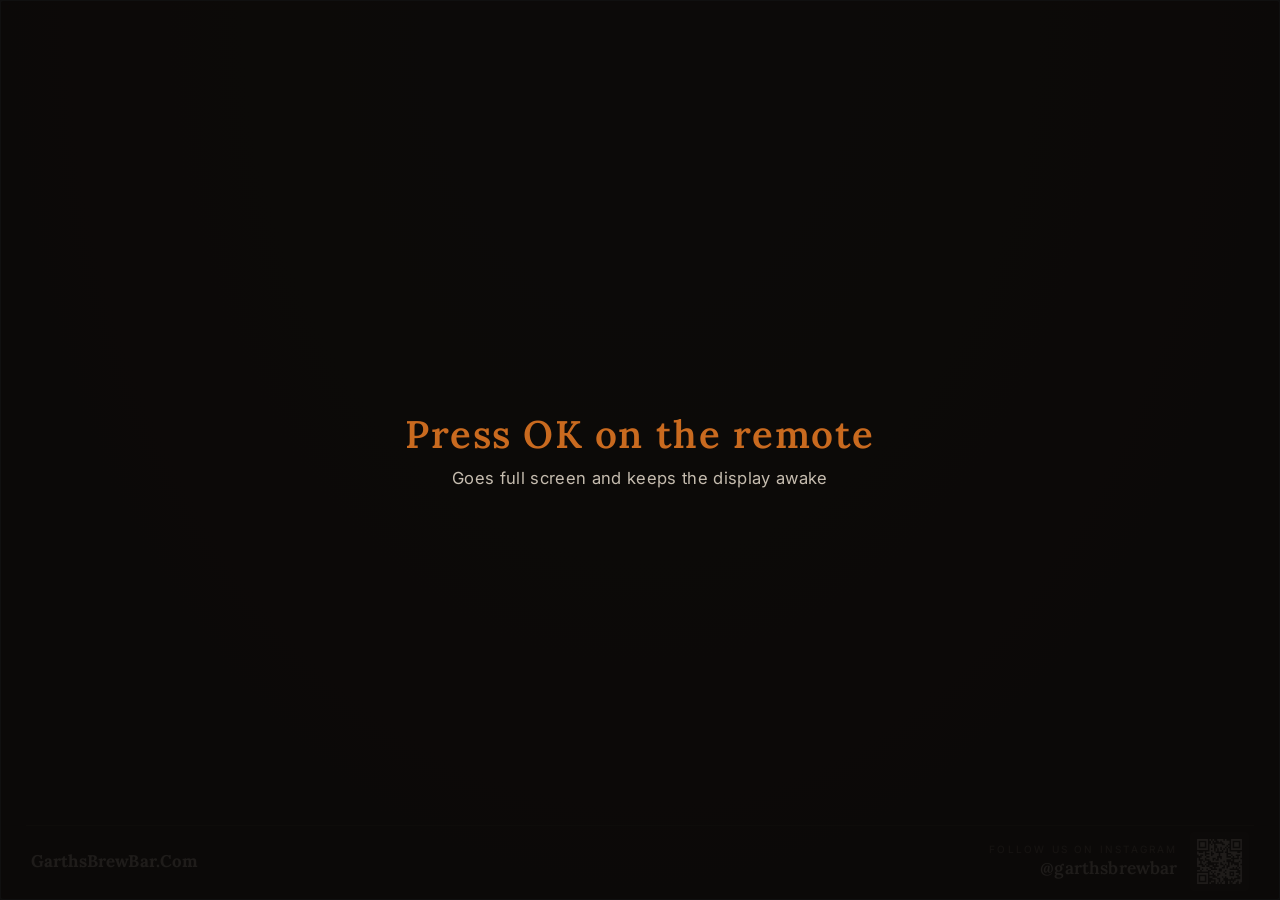
<file: index.html>
<!DOCTYPE html>
<html lang="en">
<head>
  <meta charset="UTF-8">
  <meta name="viewport" content="width=1920, initial-scale=1">
  <title>Garth's Brew Bar &mdash; On Tap</title>
  <meta name="robots" content="noindex,nofollow">

  <!--
    CONFIGURE: paste your published Google Sheet CSV URL here.
    File > Share > Publish to web > select your sheet > CSV > Publish > copy link.
    The URL should look like:
      https://docs.google.com/spreadsheets/d/e/<long-id>/pub?gid=0&single=true&output=csv
    Leave the cachebust placeholder; board.js appends a timestamp at fetch time.
  -->
  <!-- 17 Sep 2026: repointed from the v1 sheet to GBB_Tap_Display_v2 (Taps tab).
       v2 is the single-source operational sheet: Kegs feeds Taps, prices come
       from Tiers, tap 18 gets the side-pull price. Only the Taps tab is
       published; Kegs (keg costs, margins) stays private. -->
  <meta name="gbb-csv-url" content="https://docs.google.com/spreadsheets/d/e/2PACX-1vTzkUQaGoA0Skckv0GKm3kSbbkT4zxrcO1Y0_m6Go6HelEDeXIJAKlcwee9k8XzWmMC28ex8yrXk8N4/pub?gid=1112483636&amp;single=true&amp;output=csv">

  <link rel="preconnect" href="https://fonts.googleapis.com">
  <link rel="preconnect" href="https://fonts.gstatic.com" crossorigin>
  <link href="https://fonts.googleapis.com/css2?family=Inter:wght@400;500;700&family=Lora:ital,wght@0,500;0,600;0,700;1,400;1,500&family=Source+Serif+4:wght@400;600;700&display=swap" rel="stylesheet">

  <link rel="stylesheet" href="assets/css/board.css"><link rel="stylesheet" href="assets/css/board-v16.css">
  <!-- v2.3: brewery logo badges. Remove this one line to go back to text-only. -->
  <link rel="stylesheet" href="assets/css/board-logos.css">
</head>
<body class="gbb-board">

  <header class="gbb-header">
    <span class="gbb-header-mark">Garth&rsquo;s Brew Bar</span>
    <span class="gbb-header-sep">&mdash;</span>
    <span class="gbb-header-eyebrow">On Tap Tonight</span>
  </header>

  <main class="gbb-grid" id="gbb-grid" aria-label="Draft list">
    <!-- Tap rows rendered by board.js -->
  </main>

  <footer class="gbb-footer">
    <span class="gbb-footer-left">GarthsBrewBar.Com</span>

    <!-- Selection-philosophy scoreboard, computed live from active taps -->
    <div class="gbb-scoreboard" id="gbb-scoreboard" aria-label="Selection philosophy tonight"></div>

    <span class="gbb-footer-right">
      <span class="gbb-footer-cta">
        <span class="gbb-footer-cta-line1">Follow us on Instagram</span>
        <strong class="gbb-footer-cta-line2">@garthsbrewbar</strong>
      </span>
      <img class="gbb-footer-qr"
           src="assets/icons/ui/instagram-qr.svg"
           alt="QR code linking to instagram.com/garthsbrewbar">
    </span>
  </footer>

  <!-- Hidden status / stale indicator -->
  <span id="gbb-status" hidden aria-live="polite"></span>
  <div class="gbb-stale-dot" id="gbb-stale-dot" hidden title="Display showing stale data"></div>

  <script src="assets/logos/brewery-logos.js?v=202611202"></script>
  <script src="assets/js/board.js?v=2.3"></script>
  <script src="assets/js/fit.js"></script>
  <script src="assets/js/watchdog.js"></script>
  <script src="assets/js/kiosk.js?v=2.4"></script>
</body>
</html>
</file>
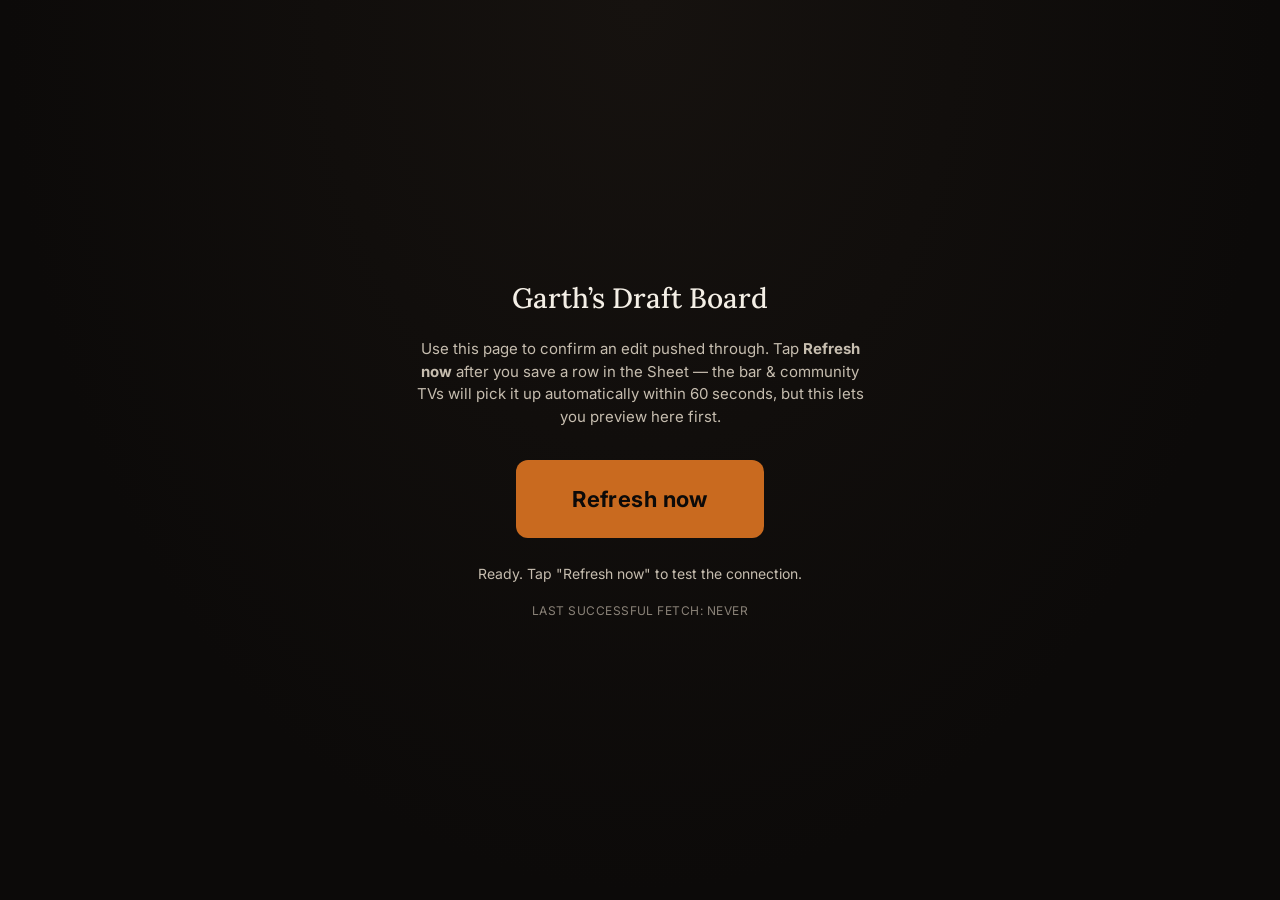
<file: admin.html>
<!DOCTYPE html>
<html lang="en">
<head>
  <meta charset="UTF-8">
  <meta name="viewport" content="width=device-width, initial-scale=1">
  <title>Draft Board &mdash; Admin</title>
  <meta name="robots" content="noindex,nofollow">
  <link href="https://fonts.googleapis.com/css2?family=Inter:wght@400;500;600;700&family=Lora:wght@500&display=swap" rel="stylesheet">
  <link rel="stylesheet" href="assets/css/board.css">
  <style>
    html, body {
      width: auto;
      height: auto;
      min-height: 100vh;
      overflow: auto;
    }
  </style>
</head>
<body class="gbb-admin">
  <h1>Garth&rsquo;s Draft Board</h1>
  <p class="gbb-admin-sub">
    Use this page to confirm an edit pushed through. Tap <strong>Refresh now</strong>
    after you save a row in the Sheet &mdash; the bar &amp; community TVs will pick it
    up automatically within 60 seconds, but this lets you preview here first.
  </p>

  <button id="gbb-refresh" type="button">Refresh now</button>

  <div class="gbb-admin-status" id="gbb-admin-status">Idle.</div>
  <div class="gbb-admin-meta" id="gbb-admin-meta">Last successful fetch: never</div>

  <script>
    // Tiny inline controller for the admin page.
    // Loads the same renderer logic but in a hidden test mode, then exposes its state.
    (function () {
      var statusEl = document.getElementById('gbb-admin-status');
      var metaEl   = document.getElementById('gbb-admin-meta');
      var btn      = document.getElementById('gbb-refresh');

      function setStatus(msg) { statusEl.textContent = msg; }
      function setMeta(d) {
        metaEl.textContent = 'Last successful fetch: ' +
          (d ? d.toLocaleString() : 'never');
      }

      // Lazy-load the board.js module so we get the same fetch + parse logic.
      // We render into a hidden DOM so the page itself just shows status.
      var hidden = document.createElement('div');
      hidden.id = 'gbb-grid';
      hidden.style.display = 'none';
      document.body.appendChild(hidden);

      var meta = document.createElement('meta');
      meta.name = 'gbb-csv-url';
      // Inherit CSV URL from the same <meta> source used by index.html.
      // To keep configuration in one place, paste it both here AND in index.html,
      // OR pass ?csv= in the URL once during setup.
      meta.content = 'https://docs.google.com/spreadsheets/d/e/2PACX-1vS2CSfyl09rkexWp67X7_5mUn7EYN2dHnDcWrihcsPDiq8CP-4VDQmpbj2NaG-wY3CPdc6So7amKSr9/pub?gid=1376251977&single=true&output=csv';
      document.head.appendChild(meta);

      var script = document.createElement('script');
      script.src = 'assets/js/board.js';
      script.onload = function () {
        setStatus('Ready. Tap "Refresh now" to test the connection.');
      };
      script.onerror = function () {
        setStatus('Could not load board.js. Check the file is deployed.');
      };
      document.body.appendChild(script);

      btn.addEventListener('click', function () {
        setStatus('Refreshing&hellip;');
        if (!window.GBB || !window.GBB.refresh) {
          setStatus('Renderer not ready yet. Wait a moment and try again.');
          return;
        }
        window.GBB.refresh().then(function () {
          var d = window.GBB.getLastSuccessAt();
          if (d) {
            setStatus('Success. The TVs will catch up within ~60 seconds.');
            setMeta(d);
          } else {
            setStatus('Refresh attempted, but no data returned. Check the Sheet is published to web.');
          }
        });
      });
    })();
  </script>
</body>
</html>
</file>
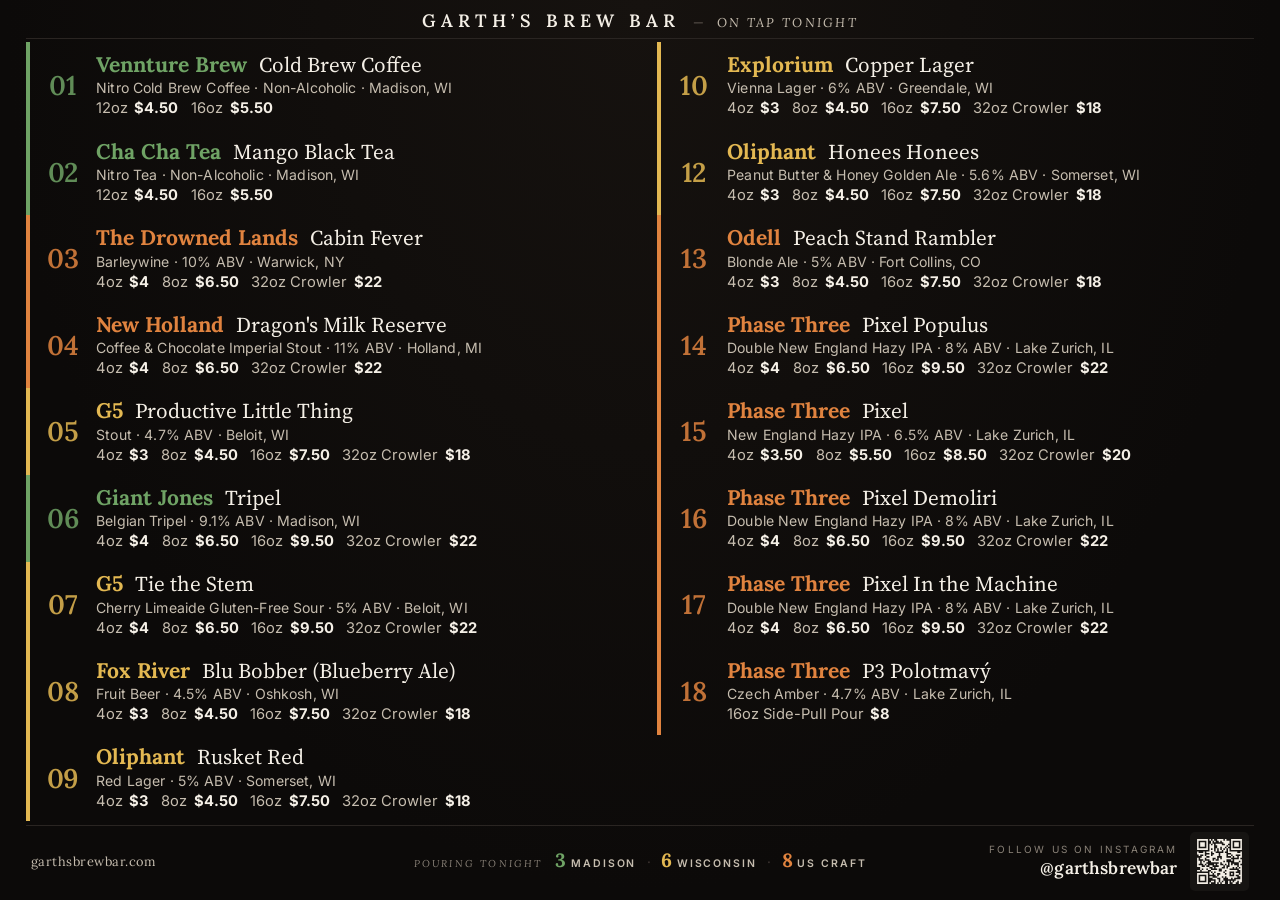
<file: preview.html>
<!DOCTYPE html>
<html lang="en">
<head>
  <meta charset="UTF-8">
  <meta name="viewport" content="width=1920, initial-scale=1">
  <title>Garth's Brew Bar — On Tap (Preview)</title>
  <meta name="robots" content="noindex,nofollow">
  <link href="https://fonts.googleapis.com/css2?family=Inter:wght@400;500;700&family=Lora:ital,wght@0,500;0,600;0,700;1,400;1,500&family=Source+Serif+4:wght@400;600;700&display=swap" rel="stylesheet">
  <link rel="stylesheet" href="assets/css/board.css">
</head>
<body class="gbb-board">

  <header class="gbb-header">
    <span class="gbb-header-mark">Garth&rsquo;s Brew Bar</span>
    <span class="gbb-header-sep">&mdash;</span>
    <span class="gbb-header-eyebrow">On Tap Tonight</span>
  </header>

  <main class="gbb-grid" id="gbb-grid" aria-label="Draft list"></main>

  <footer class="gbb-footer">
    <span class="gbb-footer-left">garthsbrewbar.com</span>
    <div class="gbb-scoreboard" id="gbb-scoreboard" aria-label="Selection philosophy tonight"></div>
    <span class="gbb-footer-right">
      <span class="gbb-footer-cta">
        <span class="gbb-footer-cta-line1">Follow us on Instagram</span>
        <strong class="gbb-footer-cta-line2">@garthsbrewbar</strong>
      </span>
      <img class="gbb-footer-qr"
           src="assets/icons/ui/instagram-qr.svg"
           alt="QR code linking to instagram.com/garthsbrewbar">
    </span>
  </footer>

  <span id="gbb-status" hidden aria-live="polite"></span>

  <script>
    // Offline preview: live Untappd menu snapshot, Vennture/Cha Cha names restored.
    // No Icon URLs — board uses brewery-initial monogram fallback by default.
    window.__GBB_INLINE_CSV__ = `Tap,Active,Brewery,Beer Name,Style,ABV,City,Pours,Status,Icon URL,Description
1,yes,Vennture Brew,Cold Brew Coffee,Nitro Cold Brew Coffee · Non-Alcoholic,,"Madison, WI",12oz $4.50 | 16oz $5.50,active,,
2,yes,Cha Cha Tea,Mango Black Tea,Nitro Tea · Non-Alcoholic,,"Madison, WI",12oz $4.50 | 16oz $5.50,active,,
3,yes,The Drowned Lands,Cabin Fever,Barleywine,10,"Warwick, NY",4oz $4 | 8oz $6.50 | 32oz Crowler $22,active,,
4,yes,New Holland,Dragon's Milk Reserve,Coffee & Chocolate Imperial Stout,11,"Holland, MI",4oz $4 | 8oz $6.50 | 32oz Crowler $22,active,,
5,yes,G5,Productive Little Thing,Stout,4.7,"Beloit, WI",4oz $3 | 8oz $4.50 | 16oz $7.50 | 32oz Crowler $18,active,,
6,yes,Giant Jones,Tripel,Belgian Tripel,9.1,"Madison, WI",4oz $4 | 8oz $6.50 | 16oz $9.50 | 32oz Crowler $22,active,,
7,yes,G5,Tie the Stem,Cherry Limeaide Gluten-Free Sour,5,"Beloit, WI",4oz $4 | 8oz $6.50 | 16oz $9.50 | 32oz Crowler $22,active,,
8,yes,Fox River,Blu Bobber (Blueberry Ale),Fruit Beer,4.5,"Oshkosh, WI",4oz $3 | 8oz $4.50 | 16oz $7.50 | 32oz Crowler $18,active,,
9,yes,Oliphant,Rusket Red,Red Lager,5,"Somerset, WI",4oz $3 | 8oz $4.50 | 16oz $7.50 | 32oz Crowler $18,active,,
10,yes,Explorium,Copper Lager,Vienna Lager,6,"Greendale, WI",4oz $3 | 8oz $4.50 | 16oz $7.50 | 32oz Crowler $18,active,,
11,no,,,,,,,,,
12,yes,Oliphant,Honees Honees,Peanut Butter & Honey Golden Ale,5.6,"Somerset, WI",4oz $3 | 8oz $4.50 | 16oz $7.50 | 32oz Crowler $18,active,,
13,yes,Odell,Peach Stand Rambler,Blonde Ale,5,"Fort Collins, CO",4oz $3 | 8oz $4.50 | 16oz $7.50 | 32oz Crowler $18,active,,
14,yes,Phase Three,Pixel Populus,Double New England Hazy IPA,8,"Lake Zurich, IL",4oz $4 | 8oz $6.50 | 16oz $9.50 | 32oz Crowler $22,active,,
15,yes,Phase Three,Pixel,New England Hazy IPA,6.5,"Lake Zurich, IL",4oz $3.50 | 8oz $5.50 | 16oz $8.50 | 32oz Crowler $20,active,,
16,yes,Phase Three,Pixel Demoliri,Double New England Hazy IPA,8,"Lake Zurich, IL",4oz $4 | 8oz $6.50 | 16oz $9.50 | 32oz Crowler $22,active,,
17,yes,Phase Three,Pixel In the Machine,Double New England Hazy IPA,8,"Lake Zurich, IL",4oz $4 | 8oz $6.50 | 16oz $9.50 | 32oz Crowler $22,active,,
18,yes,Phase Three,P3 Polotmavý,Czech Amber,4.7,"Lake Zurich, IL",16oz Side-Pull Pour $8,active,,`;
  </script>
  <script>
    window.fetch = function () {
      return Promise.resolve({
        ok: true,
        text: function () { return Promise.resolve(window.__GBB_INLINE_CSV__); }
      });
    };
    var meta = document.createElement('meta');
    meta.name = 'gbb-csv-url';
    meta.content = 'inline://preview';
    document.head.appendChild(meta);
  </script>
  <script src="assets/js/board.js"></script>
</body>
</html>
</file>
<file: assets/css/board.css>
/* ============================================================
   Garth's Brew Bar — Digital Draft Board (v2)
   Namespaced .gbb- to avoid collisions if ever embedded.
   Target: any 16:9 panel (1920x1080 typical, scales to 4K via vw).
   ============================================================ */

:root {
  /* Surfaces */
  --gbb-bg:           #0c0a09;
  --gbb-bg-grad-top:  #16120f;
  --gbb-rule:         #2a2522;
  --gbb-rule-strong:  #3a3330;

  /* Text */
  --gbb-fg:        #f4efe6;
  --gbb-fg-soft:   #c6bdaf;
  --gbb-fg-dim:    #8a8278;

  /* Brand palette (per Brand Standards) */
  --gbb-amber:     #C96A1F;
  --gbb-cream:     #F8F3EA;
  --gbb-green:     #3B5E35;
  --gbb-gold:      #D4A535;
  --gbb-gray:      #6B6560;

  /* Tier text colors — slightly lifted from base palette for legibility on dark */
  --gbb-tier-madison-text:   #6FA365;   /* lifted Hop Green */
  --gbb-tier-wisconsin-text: #E3B852;   /* lifted Pale Gold */
  --gbb-tier-us-text:        #E0833F;   /* lifted Craft Amber */

  /* Tier subdued (for monogram backgrounds) */
  --gbb-tier-madison-bg:     rgba(111, 163, 101, 0.12);
  --gbb-tier-wisconsin-bg:   rgba(227, 184, 82, 0.12);
  --gbb-tier-us-bg:          rgba(224, 131, 63, 0.12);

  --gbb-low:       #D4A535;
  --gbb-kicked:    #6B6560;
}

* { box-sizing: border-box; }

html {
  font-size: 1vw;
}

html, body {
  margin: 0;
  padding: 0;
  width: 100vw;
  height: 100vh;
  background: radial-gradient(ellipse at top, var(--gbb-bg-grad-top) 0%, var(--gbb-bg) 70%);
  color: var(--gbb-fg);
  font-family: 'Source Serif 4', 'Source Serif Pro', Georgia, serif;
  font-size: 1.15rem;
  line-height: 1.2;
  -webkit-font-smoothing: antialiased;
  -moz-osx-font-smoothing: grayscale;
  overflow: hidden;
}

.gbb-board {
  display: flex;
  flex-direction: column;
  width: 100vw;
  height: 100vh;
  padding: 0 2vw;
}

/* ----------------- Header bar ----------------- */

.gbb-header {
  display: flex;
  align-items: baseline;
  justify-content: center;
  gap: 1vw;
  padding: 1.1vh 0 0.7vh;
  border-bottom: 1px solid var(--gbb-rule);
  font-family: 'Lora', Georgia, serif;
}

.gbb-header-mark {
  font-size: 1.4vw;
  font-weight: 600;
  letter-spacing: 0.28em;
  color: var(--gbb-fg);
  text-transform: uppercase;
}

.gbb-header-sep {
  color: var(--gbb-fg-dim);
  font-size: 1vw;
  opacity: 0.7;
}

.gbb-header-eyebrow {
  font-size: 1vw;
  font-weight: 400;
  letter-spacing: 0.18em;
  color: var(--gbb-fg-soft);
  text-transform: uppercase;
  font-style: italic;
  font-family: 'Lora', Georgia, serif;
}

/* ----------------- Grid ----------------- */

.gbb-grid {
  flex: 1;
  display: grid;
  grid-template-columns: 1fr 1fr;
  grid-auto-flow: column;
  grid-template-rows: repeat(9, 1fr);
  gap: 0 2.6vw;
  padding: 0.4vh 0;
  align-content: stretch;
  min-height: 0;
}

/* ----------------- Tap Row ----------------- */

.gbb-tap {
  display: grid;
  grid-template-columns: 3.4vw 1fr;
  gap: 0.9vw;
  padding: 0 0 0 0.9vw;
  border-left: 4px solid var(--gbb-gray);
  align-items: center;
  position: relative;
  min-width: 0;
  min-height: 0;
  overflow: hidden;
}

.gbb-tier-madison   { border-left-color: var(--gbb-tier-madison-text); }
.gbb-tier-wisconsin { border-left-color: var(--gbb-tier-wisconsin-text); }
.gbb-tier-us-craft  { border-left-color: var(--gbb-tier-us-text); }

/* Tap number cell — typographic anchor */
.gbb-tap-numwrap {
  display: flex;
  align-items: center;
  justify-content: center;
  font-family: 'Lora', Georgia, serif;
  font-size: 2.1vw;
  font-weight: 600;
  color: var(--gbb-fg-dim);
  line-height: 1;
  letter-spacing: -0.02em;
  font-variant-numeric: lining-nums;
}

.gbb-tier-madison   .gbb-tap-numwrap { color: var(--gbb-tier-madison-text); opacity: 0.85; }
.gbb-tier-wisconsin .gbb-tap-numwrap { color: var(--gbb-tier-wisconsin-text); opacity: 0.85; }
.gbb-tier-us-craft  .gbb-tap-numwrap { color: var(--gbb-tier-us-text); opacity: 0.85; }

/* Icon / monogram */
.gbb-tap-icon {
  width: 4.6vw;
  height: 4.6vw;
  border-radius: 50%;
  overflow: hidden;
  display: flex;
  align-items: center;
  justify-content: center;
  background: #1a1614;
  border: 1px solid rgba(244, 239, 230, 0.06);
}
.gbb-tap-icon img {
  width: 100%;
  height: 100%;
  object-fit: cover;
  display: block;
}

/* Monogram fallback */
.gbb-tap-monogram {
  width: 100%;
  height: 100%;
  display: flex;
  align-items: center;
  justify-content: center;
  font-family: 'Lora', Georgia, serif;
  font-size: 1.45vw;
  font-weight: 700;
  letter-spacing: 0.02em;
  border-radius: 50%;
}

.gbb-tier-madison .gbb-tap-monogram {
  background: var(--gbb-tier-madison-bg);
  color: var(--gbb-tier-madison-text);
  border: 1px solid rgba(111, 163, 101, 0.35);
}
.gbb-tier-wisconsin .gbb-tap-monogram {
  background: var(--gbb-tier-wisconsin-bg);
  color: var(--gbb-tier-wisconsin-text);
  border: 1px solid rgba(227, 184, 82, 0.35);
}
.gbb-tier-us-craft .gbb-tap-monogram {
  background: var(--gbb-tier-us-bg);
  color: var(--gbb-tier-us-text);
  border: 1px solid rgba(224, 131, 63, 0.35);
}

/* Body */
.gbb-tap-body {
  min-width: 0;
  display: flex;
  flex-direction: column;
  justify-content: center;
  gap: 0.35vh;
}

.gbb-tap-heading {
  margin: 0;
  font-size: 1.65vw;
  line-height: 1.15;
  font-weight: 400;
  font-family: 'Source Serif 4', Georgia, serif;
  white-space: nowrap;
  overflow: hidden;
  text-overflow: ellipsis;
}

.gbb-tap-brewery {
  font-family: 'Lora', Georgia, serif;
  font-weight: 700;
  margin-right: 0.5vw;
}

.gbb-tier-madison   .gbb-tap-brewery { color: var(--gbb-tier-madison-text); }
.gbb-tier-wisconsin .gbb-tap-brewery { color: var(--gbb-tier-wisconsin-text); }
.gbb-tier-us-craft  .gbb-tap-brewery { color: var(--gbb-tier-us-text); }

.gbb-tap-name {
  font-weight: 400;
  color: var(--gbb-fg);
}

.gbb-tap-meta {
  margin: 0;
  font-size: 1.1vw;
  color: var(--gbb-fg-soft);
  font-family: 'Inter', system-ui, sans-serif;
  font-weight: 400;
  white-space: nowrap;
  overflow: hidden;
  text-overflow: ellipsis;
  letter-spacing: 0.01em;
}

.gbb-tap-pours {
  margin: 0;
  font-size: 1.15vw;
  color: var(--gbb-fg-soft);
  font-family: 'Inter', system-ui, sans-serif;
  font-weight: 400;
  white-space: nowrap;
  overflow: hidden;
  text-overflow: ellipsis;
}

.gbb-pour {
  margin-right: 1vw;
}
.gbb-pour:last-child { margin-right: 0; }

.gbb-pour strong {
  color: var(--gbb-fg);
  font-weight: 700;
  margin-left: 0.18vw;
}

/* ----------------- Status: Low / Kicked ----------------- */

.gbb-tap[data-status="low"] .gbb-tap-name::after {
  content: ' \00B7 LOW';
  color: var(--gbb-low);
  font-weight: 700;
  font-family: 'Inter', sans-serif;
  font-size: 0.9vw;
  letter-spacing: 0.06em;
  margin-left: 0.5vw;
}

.gbb-tap[data-status="kicked"] { opacity: 0.32; }
.gbb-tap[data-status="kicked"] .gbb-tap-heading {
  text-decoration: line-through;
  text-decoration-thickness: 1px;
}
.gbb-tap[data-status="kicked"] .gbb-tap-name::after {
  content: ' \00B7 KICKED';
  color: var(--gbb-kicked);
  font-weight: 700;
  font-family: 'Inter', sans-serif;
  font-size: 0.9vw;
  letter-spacing: 0.06em;
  margin-left: 0.5vw;
  text-decoration: none;
  display: inline-block;
}

/* ----------------- Footer ----------------- */

.gbb-footer {
  display: grid;
  grid-template-columns: 1fr auto 1fr;
  align-items: center;
  padding: 0.7vh 0.4vw 1vh;
  font-family: 'Inter', system-ui, sans-serif;
  font-size: 0.95vw;
  color: var(--gbb-fg-dim);
  border-top: 1px solid var(--gbb-rule);
  letter-spacing: 0.02em;
  min-height: 5.6vh;
  gap: 1.5vw;
}

.gbb-footer-left {
  text-align: left;
  font-family: 'Lora', Georgia, serif;
  font-size: 1vw;
  color: var(--gbb-fg-soft);
  letter-spacing: 0.04em;
}

/* Selection-philosophy scoreboard — center */
.gbb-scoreboard {
  display: flex;
  align-items: baseline;
  justify-content: center;
  gap: 1vw;
  font-family: 'Lora', Georgia, serif;
}

.gbb-scoreboard-label {
  font-size: 0.78vw;
  letter-spacing: 0.22em;
  color: var(--gbb-fg-dim);
  text-transform: uppercase;
  font-style: italic;
}

.gbb-scoreboard-stat {
  display: inline-flex;
  align-items: baseline;
  gap: 0.4vw;
}

.gbb-scoreboard-num {
  font-size: 1.5vw;
  font-weight: 700;
  line-height: 1;
  letter-spacing: -0.02em;
}

.gbb-scoreboard-tier {
  font-size: 0.82vw;
  letter-spacing: 0.18em;
  text-transform: uppercase;
  color: var(--gbb-fg-soft);
  font-family: 'Inter', sans-serif;
  font-weight: 600;
}

.gbb-score-madison   .gbb-scoreboard-num { color: var(--gbb-tier-madison-text); }
.gbb-score-wisconsin .gbb-scoreboard-num { color: var(--gbb-tier-wisconsin-text); }
.gbb-score-us-craft  .gbb-scoreboard-num { color: var(--gbb-tier-us-text); }

.gbb-scoreboard-divider {
  color: var(--gbb-rule-strong);
  font-size: 1.2vw;
  margin: 0 -0.2vw;
}

/* Right side — Instagram + QR */
.gbb-footer-right {
  display: flex;
  align-items: center;
  justify-content: flex-end;
  gap: 1vw;
}

.gbb-footer-cta {
  display: flex;
  flex-direction: column;
  align-items: flex-end;
  line-height: 1.2;
  text-align: right;
}

.gbb-footer-cta-line1 {
  font-size: 0.78vw;
  color: var(--gbb-fg-dim);
  letter-spacing: 0.22em;
  text-transform: uppercase;
  font-family: 'Inter', sans-serif;
}

.gbb-footer-cta-line2 {
  font-size: 1.35vw;
  color: var(--gbb-fg);
  font-weight: 600;
  margin-top: 0.2vh;
  font-family: 'Lora', Georgia, serif;
  letter-spacing: 0.01em;
}

.gbb-footer-qr {
  width: 4.6vw;
  height: 4.6vw;
  display: block;
  padding: 0.3vw;
  background-color: rgba(244, 239, 230, 0.04);
  border-radius: 0.4vw;
}

/* ----------------- Stale-data dot ----------------- */

.gbb-stale-dot {
  position: fixed;
  top: 1vh;
  right: 1vw;
  width: 0.7vw;
  height: 0.7vw;
  border-radius: 50%;
  background: var(--gbb-cream);
  opacity: 0.55;
  box-shadow: 0 0 0.7vw rgba(255,255,255,0.4);
}
.gbb-stale-dot[hidden] { display: none; }

/* ----------------- Admin page ----------------- */

.gbb-admin {
  width: 100vw;
  min-height: 100vh;
  display: flex;
  flex-direction: column;
  align-items: center;
  justify-content: center;
  padding: 2vh 2vw;
  text-align: center;
  font-family: 'Inter', system-ui, sans-serif;
  font-size: 16px;
}
.gbb-admin h1 {
  font-family: 'Lora', Georgia, serif;
  font-size: 28px;
  font-weight: 500;
  margin: 0 0 8px;
  color: var(--gbb-fg);
}
.gbb-admin .gbb-admin-sub {
  color: var(--gbb-fg-soft);
  font-size: 15px;
  margin-bottom: 32px;
  max-width: 460px;
  line-height: 1.5;
}
.gbb-admin button {
  font-family: 'Inter', sans-serif;
  font-size: 22px;
  font-weight: 700;
  padding: 26px 56px;
  background: var(--gbb-amber);
  color: var(--gbb-bg);
  border: none;
  border-radius: 12px;
  cursor: pointer;
  letter-spacing: 0.02em;
  transition: transform 0.05s ease, background 0.15s ease;
}
.gbb-admin button:active {
  transform: scale(0.98);
  background: #b85d18;
}
.gbb-admin .gbb-admin-status {
  margin-top: 28px;
  font-size: 14px;
  color: var(--gbb-fg-soft);
  min-height: 1.4em;
}
.gbb-admin .gbb-admin-meta {
  margin-top: 18px;
  font-size: 12px;
  color: var(--gbb-fg-dim);
  letter-spacing: 0.04em;
  text-transform: uppercase;
}

/* ---------------- v1.1 — TEXT-ONLY BOARD ----------------
   Hides the brewery monogram circles. Placed at END of file
   deliberately: the .gbb-tap-icon rule above sets display:flex,
   so this override must come after it to win the cascade.
   TO RESTORE THE CIRCLES: delete this block AND restore the
   middle 4.6vw column in .gbb-tap grid-template-columns. */
.gbb-tap-icon { display: none; }

/* ---------------- v1.4 - KIOSK / FIRE TV ----------------
   Silk reserves space for its own URL bar, so a 100vh page is
   taller than the visible area - that's why the board scrolled
   and why the nav only hid after scrolling. kiosk.js measures the
   real visible height into --gbb-vh; we pin to that so there is
   nothing to scroll. Falls back to 100vh if kiosk.js is absent. */
html, body {
  height: var(--gbb-vh, 100vh);
  overflow: hidden;
  overscroll-behavior: none;
}
.gbb-board {
  height: var(--gbb-vh, 100vh);
}

/* One-press overlay: fullscreen + wake lock both need a user gesture. */
.gbb-kiosk-prompt {
  position: fixed;
  inset: 0;
  z-index: 9999;
  display: flex;
  align-items: center;
  justify-content: center;
  background: rgba(12, 10, 9, 0.92);
  cursor: pointer;
  font-family: 'Lora', Georgia, serif;
  text-align: center;
}
.gbb-kiosk-inner { padding: 2vw 4vw; }
.gbb-kiosk-head {
  font-size: 3vw;
  font-weight: 600;
  color: var(--gbb-amber);
  letter-spacing: 0.04em;
}
.gbb-kiosk-sub {
  margin-top: 1.4vh;
  font-size: 1.3vw;
  color: var(--gbb-fg-soft);
  font-family: 'Inter', system-ui, sans-serif;
  letter-spacing: 0.02em;
}
</file>
<file: assets/css/board-v16.css>
/* ============================================================
   Garth's Brew Bar — Draft Board · v1.6 legibility overrides

   Loaded AFTER board.css in index.html. Kept in its own file so
   the 600-line base sheet never has to be hand-edited in a
   browser again — every rule here is an override, and source
   order is the only thing making it win.
   ============================================================ */

:root {
  /* was #E3B852 — lighter, but it hazed out at 12 feet */
  --gbb-tier-wisconsin-text: #D8A32B;
  --gbb-tier-wisconsin-bg:   rgba(216, 163, 43, 0.12);
}

/* --- 1. Tap numbers: one colour, always --- */
.gbb-tap-numwrap,
.gbb-tier-madison   .gbb-tap-numwrap,
.gbb-tier-wisconsin .gbb-tap-numwrap,
.gbb-tier-us-craft  .gbb-tap-numwrap {
  color: var(--gbb-fg);
  opacity: 1;
  font-size: min(2.25vw, 3.70vh);
}

/* --- 2. Tier stripe carries more weight now the number is neutral --- */
.gbb-tap { border-left-width: 6px; }

/* --- 3. Type up, and made to FIT rather than to measure ---
   Every size here is min(Xvw, Yvh). vw alone sizes text off screen
   WIDTH while the row budget is set by screen HEIGHT, so on a panel
   wider than 16:9 the type outgrew its row - and .gbb-tap clips its
   overflow, so the price line quietly lost its descenders instead
   of wrapping. The vh term is a ceiling: on the 1920x1080 TVs the
   vw value wins and you get the full size; on anything shorter the
   board shrinks to fit instead of cropping. Leading is tightened
   too, so the extra size comes out of whitespace, not the prices. */
.gbb-tap-body { gap: 0.12vh; }

.gbb-tap-heading {
  font-size: min(1.78vw, 2.92vh);
  line-height: 1.05;
}

.gbb-tap-meta {
  font-size: min(1.22vw, 2.00vh);
  line-height: 1.12;
}

.gbb-tap-pours {
  font-size: min(1.26vw, 2.07vh);
  line-height: 1.12;
}

/* --- 4. Wordmark, bottom left --- */
.gbb-footer-left {
  font-family: 'Lora', Georgia, serif;
  font-size: min(1.32vw, 2.18vh);
  font-weight: 700;
  color: var(--gbb-fg);
  letter-spacing: 0.01em;
}

/* --- 5. The header used to hold the top row off the bezel. It's gone,
       so the grid buys that space back itself. TVs overscan; the first
       beer should not sit on the edge of the panel. --- */
.gbb-grid { padding: 1.4vh 0 0.4vh; }

/* --- 6. Header bar off. Markup stays in index.html so this is a
       one-line decision, reversible from the stylesheet alone. --- */
.gbb-header { display: none; }
</file>
<file: assets/css/board-logos.css>
/* ============================================================
   Garth's Brew Bar — Draft Board · v2.3 brewery logo badges

   Loaded AFTER board.css and board-v16.css. Brings back the icon
   column that v1.1 hid, as a round brewery badge.

   - The logo is picked automatically from the Brewery column
     (assets/logos/brewery-logos.js). An Icon URL typed on the
     Taps tab still wins, for one-offs and collabs.
   - No logo on file -> the old tier-coloured initials show
     instead, so a new brewery never breaks the row.

   TO TURN LOGOS OFF: remove this file's <link> from index.html.
   Nothing else needs undoing.
   ============================================================ */

:root {
  /* Badge diameter. min(vw, vh) like the v1.6 type, so a shorter
     panel shrinks the badge instead of cropping the row. On the
     1920x1080 TVs this is ~79px against a ~110px row. */
  --gbb-logo-size: min(4.1vw, 7.3vh);
}

.gbb-tap {
  grid-template-columns: 3.4vw var(--gbb-logo-size) 1fr;
  gap: 0.85vw;
}

.gbb-tap-icon {
  display: flex;                 /* undoes v1.1's display:none */
  width: var(--gbb-logo-size);
  height: var(--gbb-logo-size);
  align-self: center;
  border-radius: 50%;
  overflow: hidden;
  background: #1a1614;           /* only seen behind initials */
  border: 0;
  /* hairline ring so cream badges don't bleed into the wall */
  box-shadow: 0 0 0 1px rgba(244, 239, 230, 0.14);
}

.gbb-tap-icon img {
  width: 100%;
  height: 100%;
  object-fit: cover;             /* badges are pre-padded; cover just fills */
  display: block;
}

/* Initials fallback, resized to the badge */
.gbb-tap-monogram {
  font-size: min(1.32vw, 2.35vh);
}
</file>
